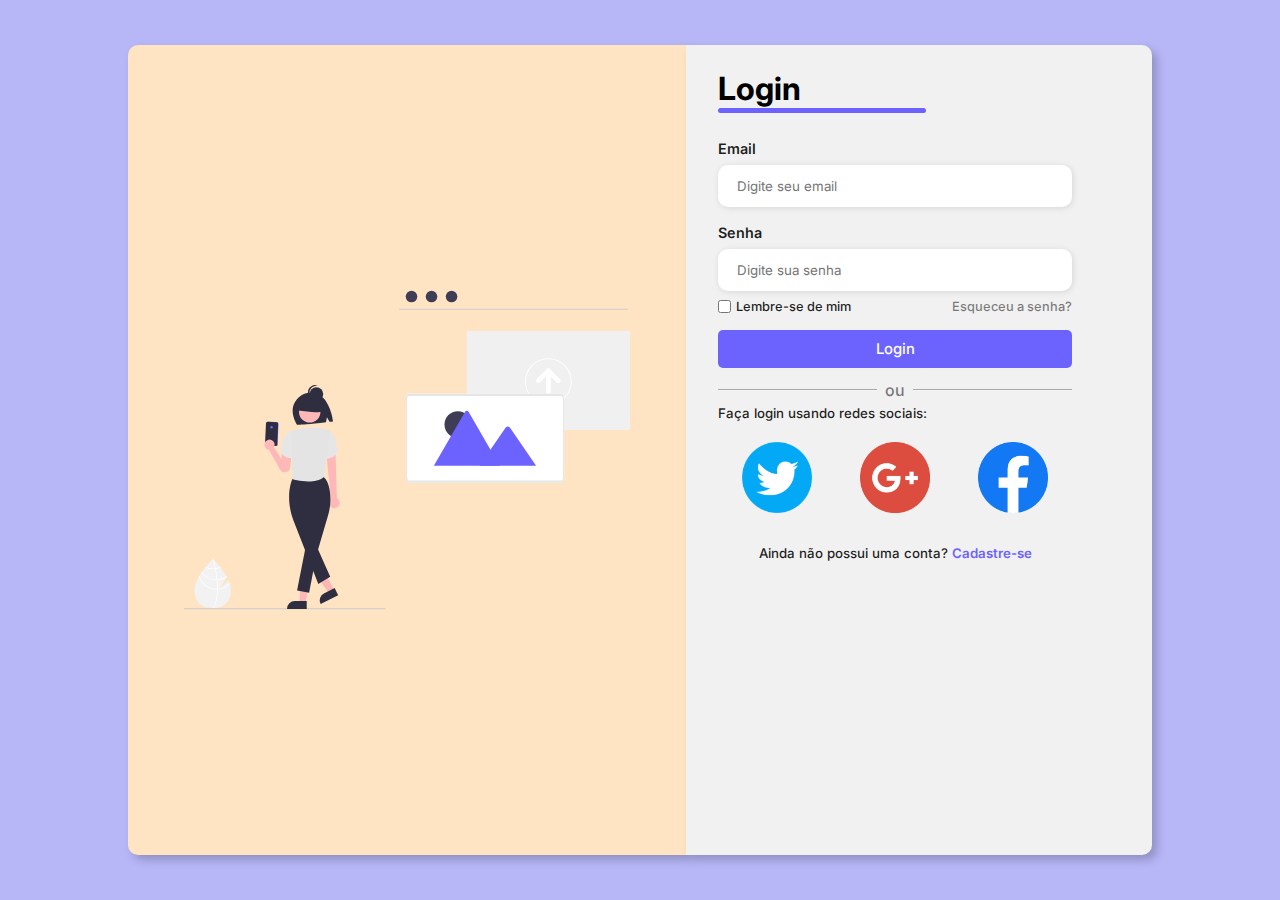
<file: SingIn Page/Index.html>
<!DOCTYPE html>
<html lang="en">
<head>
    <meta charset="UTF-8">
    <meta http-equiv="X-UA-Compatible" content="IE=edge">
    <meta name="viewport" content="width=device-width, initial-scale=1.0">
    <link rel="stylesheet" href="css/style.css">
    <title>Entrar</title>
</head>
<body>
    <div class="container">
        <div class="container-img">
            <img src="img/undraw_upload_image_re_svxx.svg">
        </div>

        <div class="form">
            <form action="#">
                <div class="form-header">
                    <h1> Login </h1>
                </div>

                <div class="input-group">
                    <div class="input-item">
                        <label for="email"> Email </label>
                        <input id="email" type="email" name="email" placeholder="Digite seu email" required> 
                    </div>
                    <div class="input-item">
                        <label for="password"> Senha </label>
                        <input id="password" type="password" name="password" placeholder="Digite sua senha" required> 
                    </div>

                    <div class="input-options">
                        <div class="input-remember">
                            <input type="checkbox" id="remember" name="remember">
                            <label for="remember"> Lembre-se de mim </label>
                        </div>
                        <div class="input-forgotPassword">
                            <a href="#"> Esqueceu a senha? </a>
                        </div>
                    </div>

                    <div class="login-button">
                        <button> <a href="#">Login </a></button>
                    </div>
                </div>

                <div class="other-options">
                    <div class="or-line">
                        <hr> ou <hr>
                    </div>

                    <div class="other-socialMedia">
                        <h5> Faça login usando redes sociais: </h5>
                        <div class="socialMedias">
                            <img src="img/twittericon.png">
                            <img src="img/googleicon.png">
                            <img src="img/facebookicon.png">
                        </div>
                    </div>

                    <div class="other-SingUp">
                        <h5> Ainda não possui uma conta? <a href="D:\Projetos\SingUp & SingIn Page\SignUp Page/Index.html"> Cadastre-se </a></h5>
                    </div>
                </div>

                
            </form>
        </div>
    </div>
</body>
</html>
</file>
<file: SingIn Page/css/style.css>
@import url('https://fonts.googleapis.com/css2?family=Inter:wght@200;300;400;500&family=Open+Sans:wght@300;400;500;600&display=swap');

*{
    margin: 0;
    padding: 0;
    box-sizing: border-box;
    font-family: 'Inter', sans-serif;
    cursor: default;
    user-select: none;
}

body{
    width: 100%;
    height: 100vh;
    display: flex;
    justify-content:center;
    align-items: center;
    background-color: #0c0ce94c;
}

.container{
    display: flex;
    height: 90vh;
    width: 80%;
}

.container-img{
    background-color: bisque;
    display: flex;
    justify-content: center;
    border-radius:  10px 0px 0px 10px;
    box-shadow: 5px 5px 10px rgba(0, 0, 0, 0.212);
}

.container-img img{
    height: 100%;
    width: 80%;
}

.form{
    background-color: #F1F1F1;
    display: flex;
    padding: 1.5rem 5rem 1.5rem 2rem;
    border-radius:  0px 10px 10px 0px;
    box-shadow: 5px 5px 10px rgba(0, 0, 0, 0.212);
}

.form-header{
    margin-bottom: 2rem;
}

.form-header h1::after{
    content:'';
    display: block;
    width: 13rem;
    height: 0.3rem;
    background-color: #6c63ff;
    margin: 0 auto;
    position: absolute;
    border-radius: 10px;
}

.input-group{
    display: flex;
    flex-direction: column;
}

.input-item{
    display: flex;
    flex-direction: column;
}

.input-item #email{
    margin-bottom: 1.1rem;
}
.input-item input:hover{
    background-color: #eeeeee75;
}

.input-item input:focus-visible{
    outline: 1px solid #6c63ff;
}

.input-item input {
    margin: 0.0rem 0;
    padding: 0.8rem 1.2rem;
    border:none;
    border-radius: 10px;
    box-shadow: 1px 1px 6px #0000001c;
    cursor: text;
}

.input-item label {
    margin-bottom: 0.5rem ;
    font-size:0.9rem;
    font-weight: 600;
    color: #000000e0;
}

.input-options{
    margin-top: 0.5rem;
    display:flex;
    flex-direction: row;
    justify-content: space-between;
    font-size:0.8rem;
}

.input-remember{
    display: flex;
    align-items: center;
    gap: 0.3rem;
}
.input-remember input{
    cursor: pointer;
}

.input-remember label{
    font-weight: 500;
    color: #000000e0;
    cursor: pointer;
}

.input-forgotPassword a{
    font-weight: 500;
    color: #00000083;
    text-decoration: none;
    cursor: pointer;
}

.login-button {
    display: flex;
    align-items: center;
    width: 100%;
}

.login-button button{
    width: 100%;
    margin-top: 1rem;
    border: none;
    background-color:#6c63ff;
    padding: 0.62rem;
    border-radius: 5px;
    cursor: pointer;
}

.login-button button:hover{
    background-color:#6b63fff1;
}

.login-button button a{
    text-decoration: none;
    font-size: 0.93rem;
    font-weight: 500;
    color: #fff;
    cursor: pointer;
}

.other-options{
    display: flex;
    flex-direction: column;
}

.or-line{
    margin-top: 0.8rem;
    display: flex;
    flex-direction: row;
    align-items: center;
    justify-content: space-between;
    font-weight: 500;
    color: rgba(0, 0, 0, 0.521);
}

.or-line hr{
    width: 45%;
    border: 0;
    height: 0;
    border-top: 1px solid rgba(0, 0, 0, 0.301);
    border-bottom: 1px solid rgba(255, 255, 255, 0.3);
}

.other-options h5{
    font-weight: 500;
    color: #000000e0;
}

.other-socialMedia{
    margin-top: 0.3rem;
}
.socialMedias{
    margin-top: 1.3rem;
    display: flex;
    flex-direction: row;
    justify-content: space-around;
}

.socialMedias img{
    display: flex;
    width: 20%;
    cursor: pointer;
}

.other-SingUp{
    margin-top: 2rem;
    display: flex;
    justify-content: center;
}

.other-SingUp a{
    text-decoration: none;
    font-weight: 600;
    color:#6c63ff;
    cursor: pointer;
}
</file>
